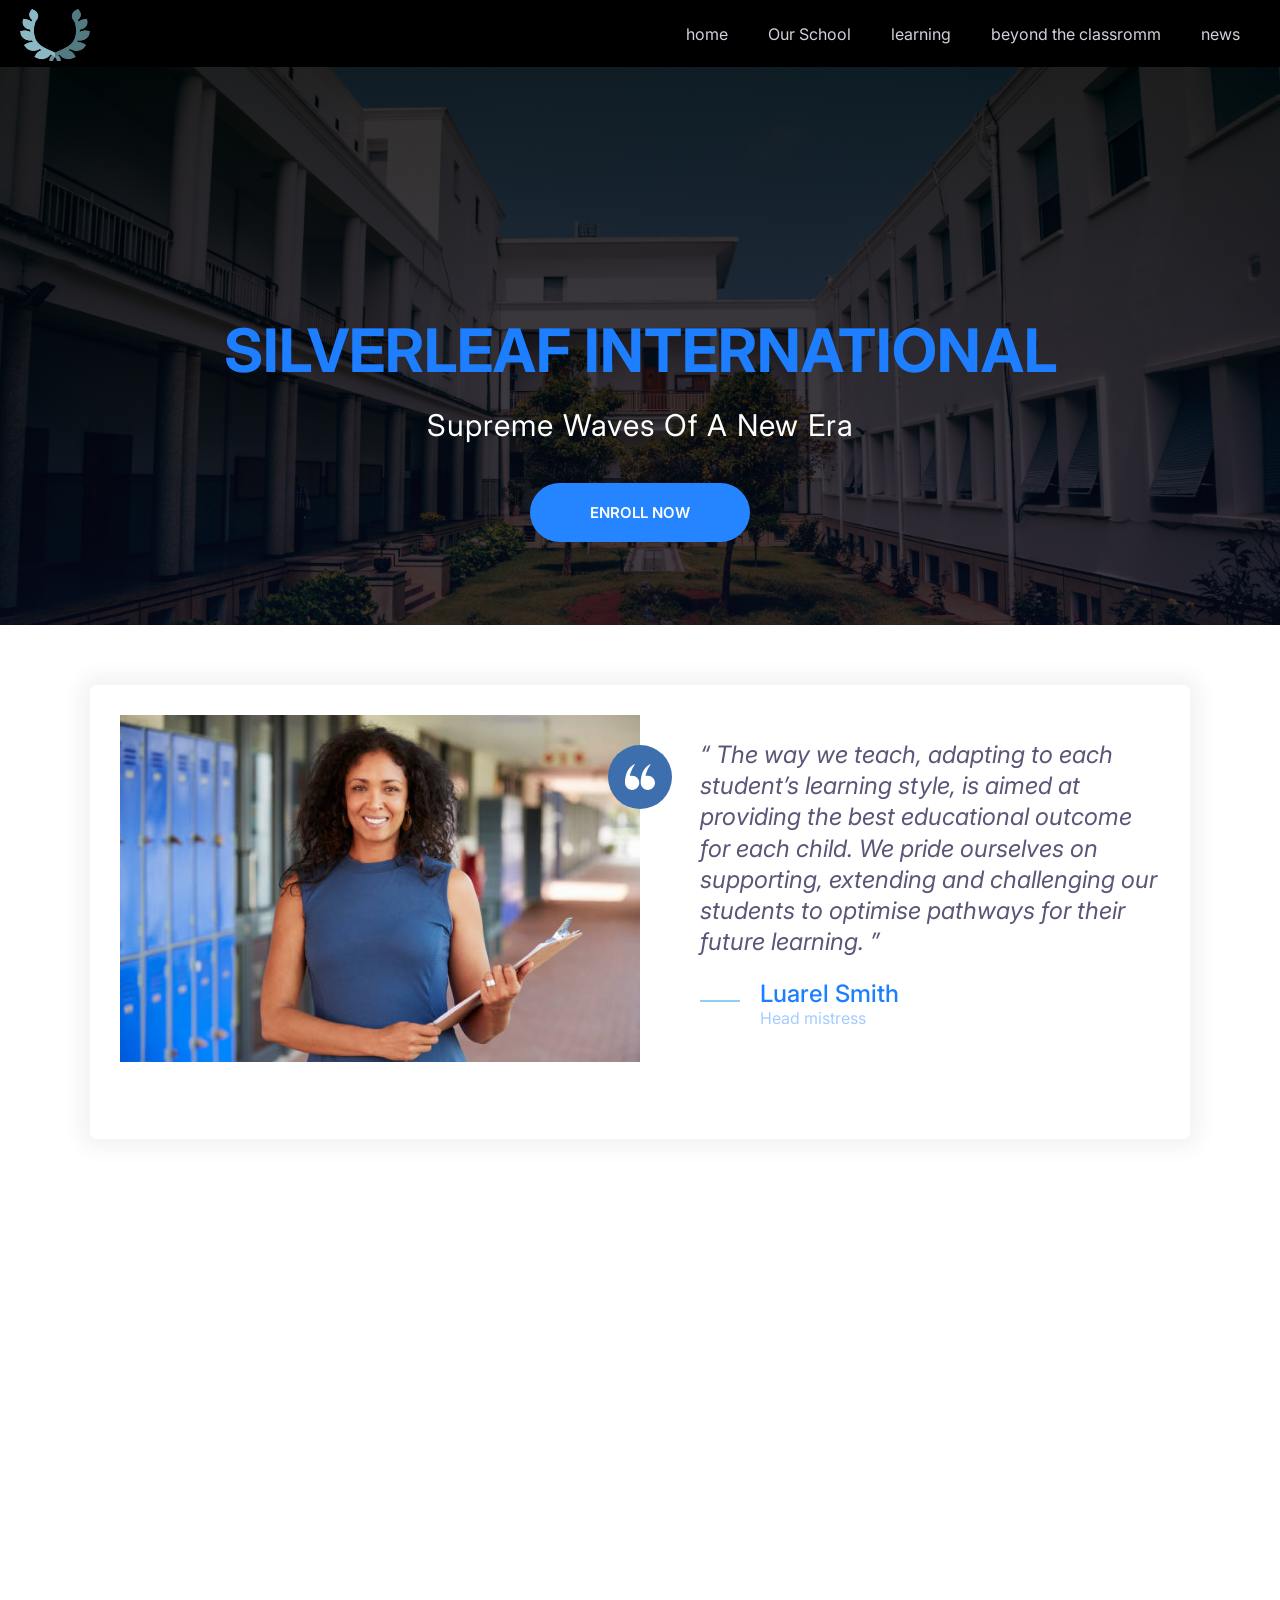
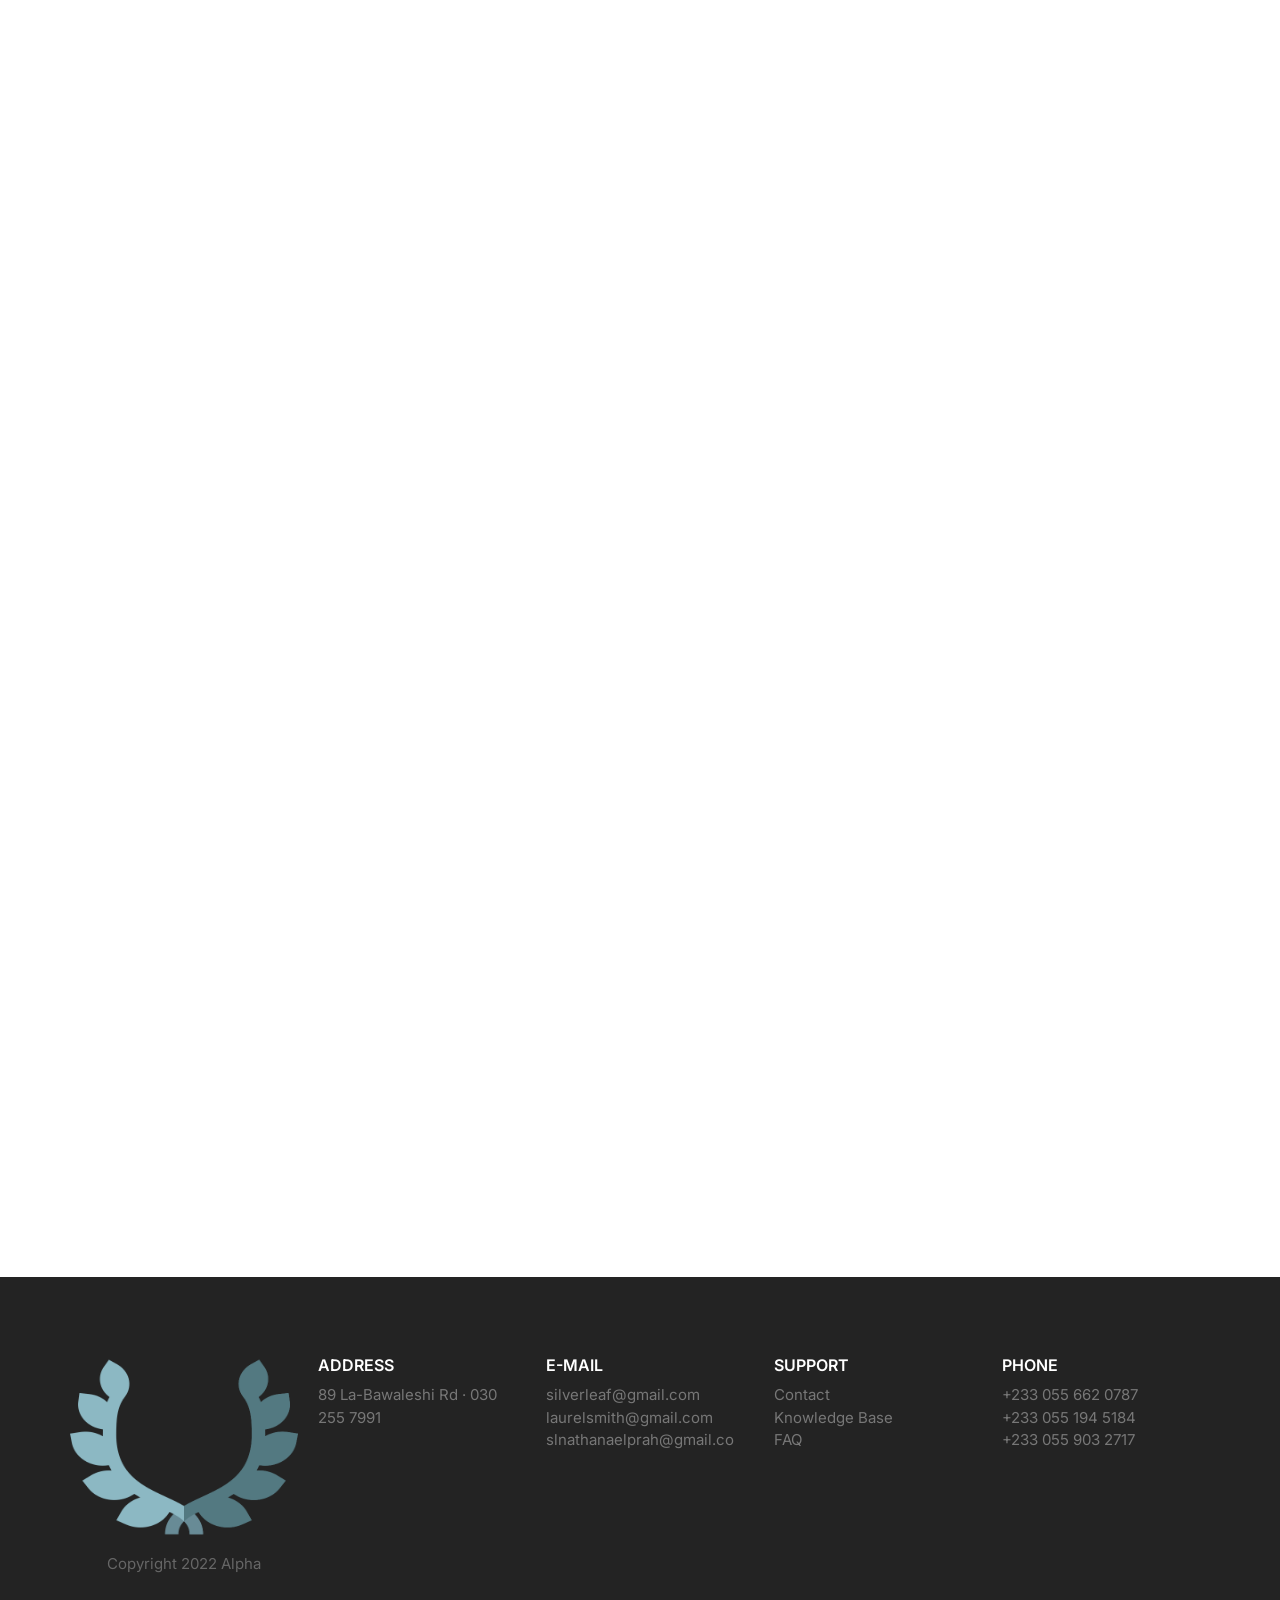
<file: index.html>
<!DOCTYPE html>
<html lang="en">
  <head>
    <meta charset="UTF-8" />
    <meta name="viewport" content="width=device-width, initial-scale=1.0" />
    <title>SILVERLEAF INTERNATIONAL</title>
    <link rel="shortcut icon" type="image/png" href="images/laurel-wreath.png">
    <link rel="preconnect" href="https://fonts.gstatic.com" />
    <link
      href="https://fonts.googleapis.com/css2?family=Inter:wght@400;600;700&display=swap"
      rel="stylesheet"
    />
    <link rel="stylesheet" href="css/normalize.css" />
    <link rel="stylesheet" href="css/styles.css" />
    <link rel="stylesheet" href="https://unpkg.com/aos@next/dist/aos.css" />
  </head>
  <body>
    <header>
      <nav class="nav collapsible">
        <a class="nav__brand" href="/"><img class="nav--img" src="images/laurel-wreath.png" alt="" /></a>
        <svg class="icon icon--white nav__toggler">
          <use xlink:href="images/sprite.svg#menu"></use>
        </svg>
        <ul class="list nav__list collapsible__content">
          <li class="nav__item"><a href="index.html">home</a></li>
          <li class="nav__item"><a href="ourSchool.html">Our School</a></li>
          <li class="nav__item"><a href="learning.html">learning</a></li>
          <li class="nav__item"><a href="beyondTheClassroom.html">beyond the classromm</a></li>
          <li class="nav__item"><a href="news.html">news</a></li>
          
        </ul>
      </nav>
    </header>
    <section class="block  hero">
      <div class="container  ">
        <header data-aos="zoom-in" class="block__header hero__content">
          <h1 class="block__heading">SILVERLEAF INTERNATIONAL</h1>
          <p class="hero__tagline">
            Supreme Waves Of A New Era
          </p>
          <a href="" class="btn btn--primary btn--stretched">ENROLL NOW</a>
        </header>
        
      </div>
    </section>
    <section data-aos="fade-up" class="block container">
      <div class="card testimonial">
          <div class="grid grid--1x2">
            <div class="testimonial__image">
              <img src="images/headmistress.jpg" alt="A happy, smiling customer" />
              <span class="icon-container icon-container--accent">
                <svg class="icon icon--white icon--small">
                  <use xlink:href="images/sprite.svg#quotes"></use>
                </svg>
              </span>
            </div>
            <blockquote class="quote">
              <p class="quote__text">
                The way we teach, adapting to each student’s learning style, 
                is aimed at providing the best educational outcome for each child.
                 We pride ourselves on supporting, extending and challenging our students 
                 to optimise pathways for their future learning. </p>
              <footer>
                <div class="media">
                  <div class="media__image">
                    <svg class="icon icon--primary quote__line">
                      <use xlink:href="images/sprite.svg#line"></use>
                    </svg>
                  </div>
                  <div class="media__body">
                    <h3 class="media__title quote__author">Luarel Smith</h3>
                    <p class="quote__organization">Head mistress</p>
                  </div>
                </div>
              </footer>
            </blockquote>
          </div>
        </div>
    </section>

    <section data-aos="zoom-in-up" class="block container">
      <header class="block__header">
        <h2>OUR PHILOSOPHY </h2>
        <p>
          Goals of a silverleaf Education 
        </p>
      </header>
      <article class="grid grid--1x2 feature">
        <div class="feature__content">
          
          <h3 class="feature__heading">Equal opportunity and every opportunity</h3>
          <p>
            Each subject and activity offered at Stuartholme is available to every child. 
            There is no gender stereotyping, particularly with relation to subject selection and co-curricula offering.
             Every child is able and encouraged to explore a career, or future in the area of her choice. </p>
          <a href="#" class="link-arrow">Learn More</a>
        </div>
        
          <img data-aos="zoom-in-left" class="feature__image" src="images/joungrad.jpg" alt="" />
        
      </article>
      <article class="grid grid--1x2 feature">
        <div class="feature__content">
          
          <h3 class="feature__heading">A deep respect for intellectual values</h3>
          <p>
            One of the most important values of silverleaf is the importance of lifelong education. 
            Intellectual values encompass more than 
            academic learning, it also includes emotional  intelligence; as well as kinesthetic, visual learning, 
            creativity, collaboration, critical thinking and communication which are all foundational to all high order thinking.

Silverleaf focuses on encouraging each student to understand that learning involves 
many experiences and hard work within and beyond the classroom.
          </p>
          <a href="#" class="link-arrow">Learn More</a>
        </div>
        
          
          <img data-aos="zoom-in-left" class="feature__image" src="images/write.jpg" alt="" />
        </picture>
      </article>
      <article class="grid grid--1x2 feature">
        <div class="feature__content">
          
          <h3 class="feature__heading">A social awareness that impels to action</h3>
          <p>
            Our ambitious social justice programs are where our actions meets our intellect. 
            Teachers and students educate one another to be critical thinkers of unjust social norms 
            and practices. Our students are challenged to develop their competencies of compassion, 
            with an innate understanding justice begins in their everyday relationships and interaction.
             Compassion requires empathy, a critical awareness and then informed action.</p>
          <a href="#" class="link-arrow">Learn More</a>
        </div>

          <img data-aos="zoom-in-left"class="feature__image" src="images/ocean.jpg" alt="" />
        
      </article>
    </section>

    
    <footer class="block block--dark footer">
      <div class="container grid footer__sections">
        <section class="collapsible collapsible--expanded footer__section">
          <header class="collapsible__header">
            <h2 class="collapsible__heading footer__heading">ADDRESS</h2>
            <svg class="icon icon--white collapsible__chevron">
                
              <use xlink:href="images/sprite.svg#chevron"></use>
            </svg>
          </header>
          <div class="collapsible__content">
            <ul class="list">
              <li><a href="#">
                  89 La-Bawaleshi Rd · 030 255 7991</a></li>
              
            </ul>
          </div>
        </section>
        <section class="collapsible footer__section">
          <header class="collapsible__header">
            <h2 class="collapsible__heading footer__heading">E-MAIL</h2>
            <svg class="icon icon--white collapsible__chevron">
              <use xlink:href="images/sprite.svg#chevron"></use>
            </svg>
          </header>
          <div class="collapsible__content">
            <ul class="list">
              <li><a href="#">silverleaf@gmail.com</a></li>
              <li><a href="#">laurelsmith@gmail.com</a></li>
              <li><a href="#">slnathanaelprah@gmail.com</a></li>
            </ul>
          </div>
        </section>
        <section class="collapsible footer__section">
          <header class="collapsible__header">
            <h2 class="collapsible__heading footer__heading">Support</h2>
            <svg class="icon icon--white collapsible__chevron">
              <use xlink:href="images/sprite.svg#chevron"></use>
            </svg>
          </header>
          <div class="collapsible__content">
            <ul class="list">
              <li><a href="#">Contact</a></li>
              <li><a href="#">Knowledge Base</a></li>
              <li><a href="#">FAQ</a></li>
            </ul>
          </div>
        </section>
        <section class="collapsible footer__section">
          <header class="collapsible__header">
            <h2 class="collapsible__heading footer__heading">PHONE</h2>
            <svg class="icon icon--white collapsible__chevron">
              <use xlink:href="images/sprite.svg#chevron"></use>
            </svg>
          </header>
          <div class="collapsible__content">
            <ul class="list">
              <li><a href="#">+233 055 662 0787</a></li>
              <li><a href="#"> +233 055 194 5184</a></li>
              <li><a href="#"> +233 055 903 2717</a></li>
              
            </ul>
          </div>
        </section>
        <section class="footer__brand">
          <img src="images/laurel-wreath.png" alt="" />
          <p class="footer__copyright">Copyright 2022 Alpha</p>
        </section>
      </div>
    </footer>

    <script src="js/main.js"></script>
    <script src="https://unpkg.com/aos@next/dist/aos.js"></script>
    <script>
      AOS.init();
    </script>
  </body>
</html>
</file>
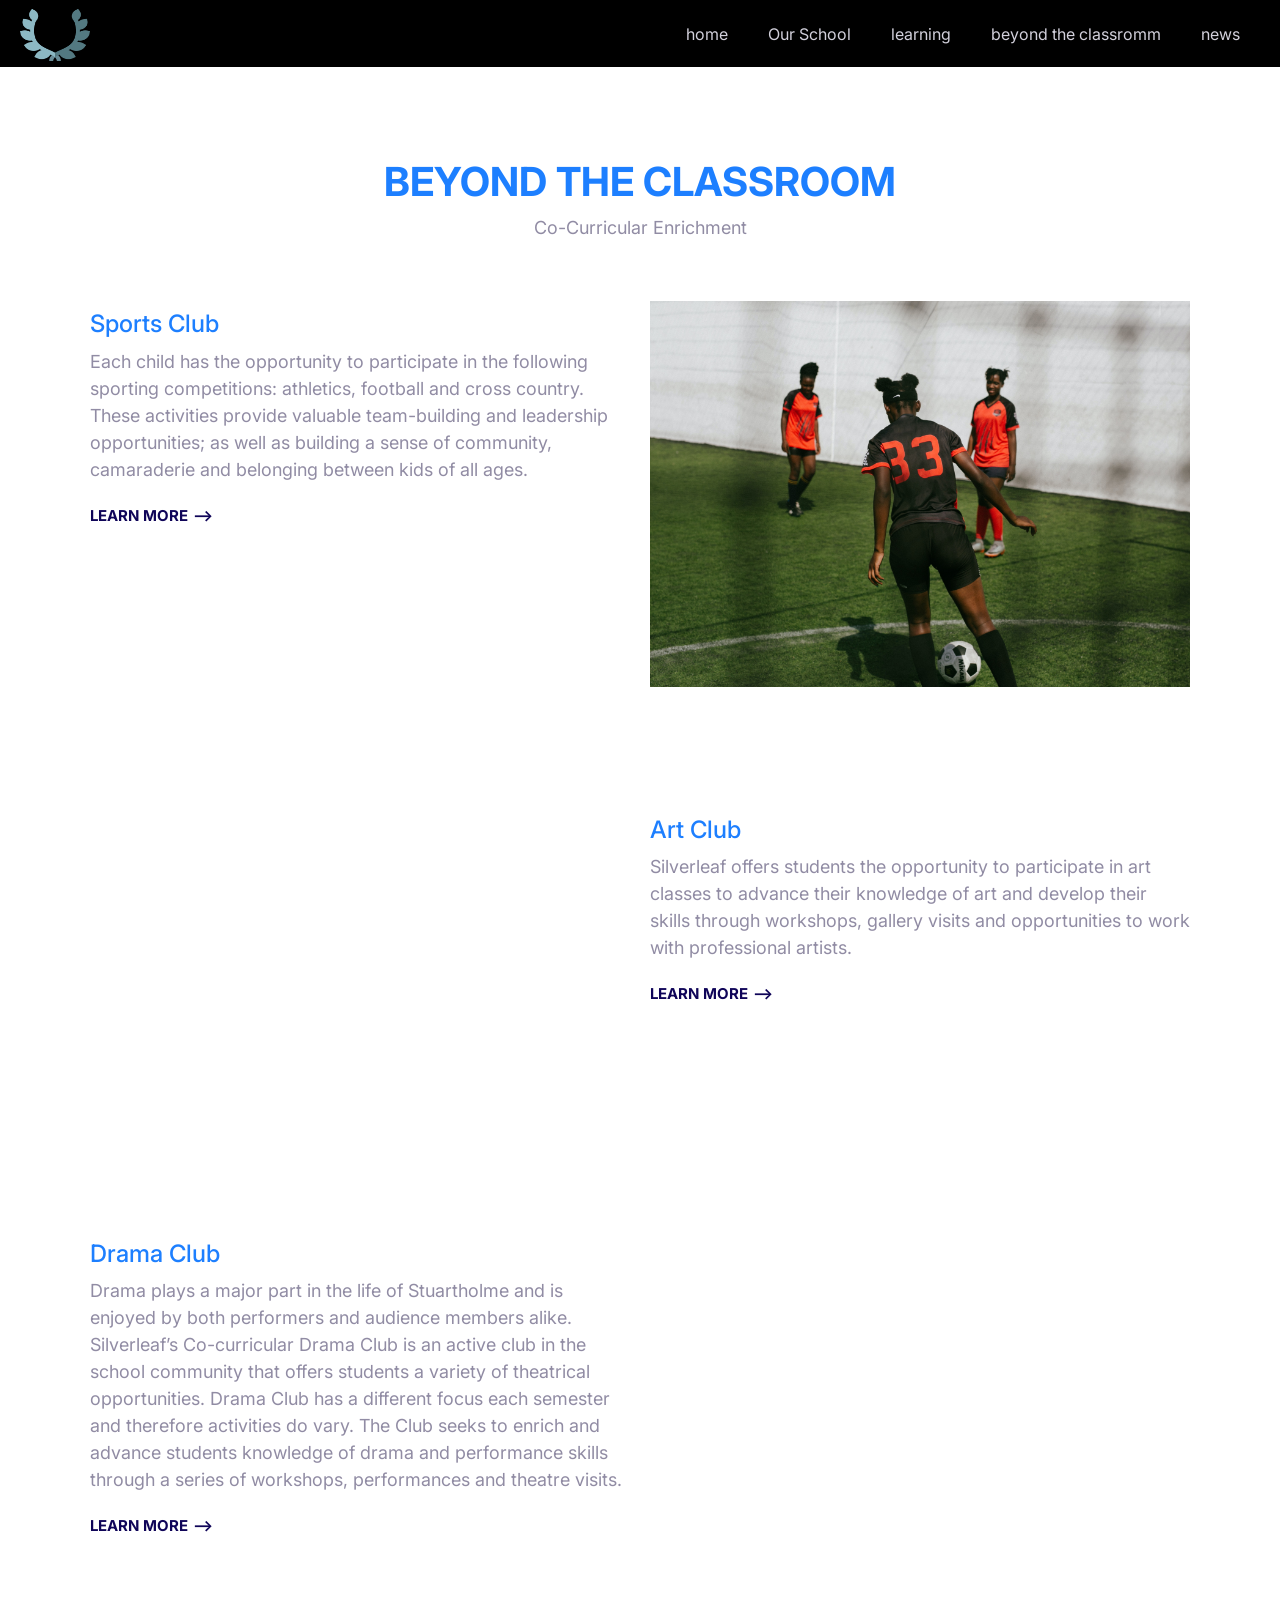
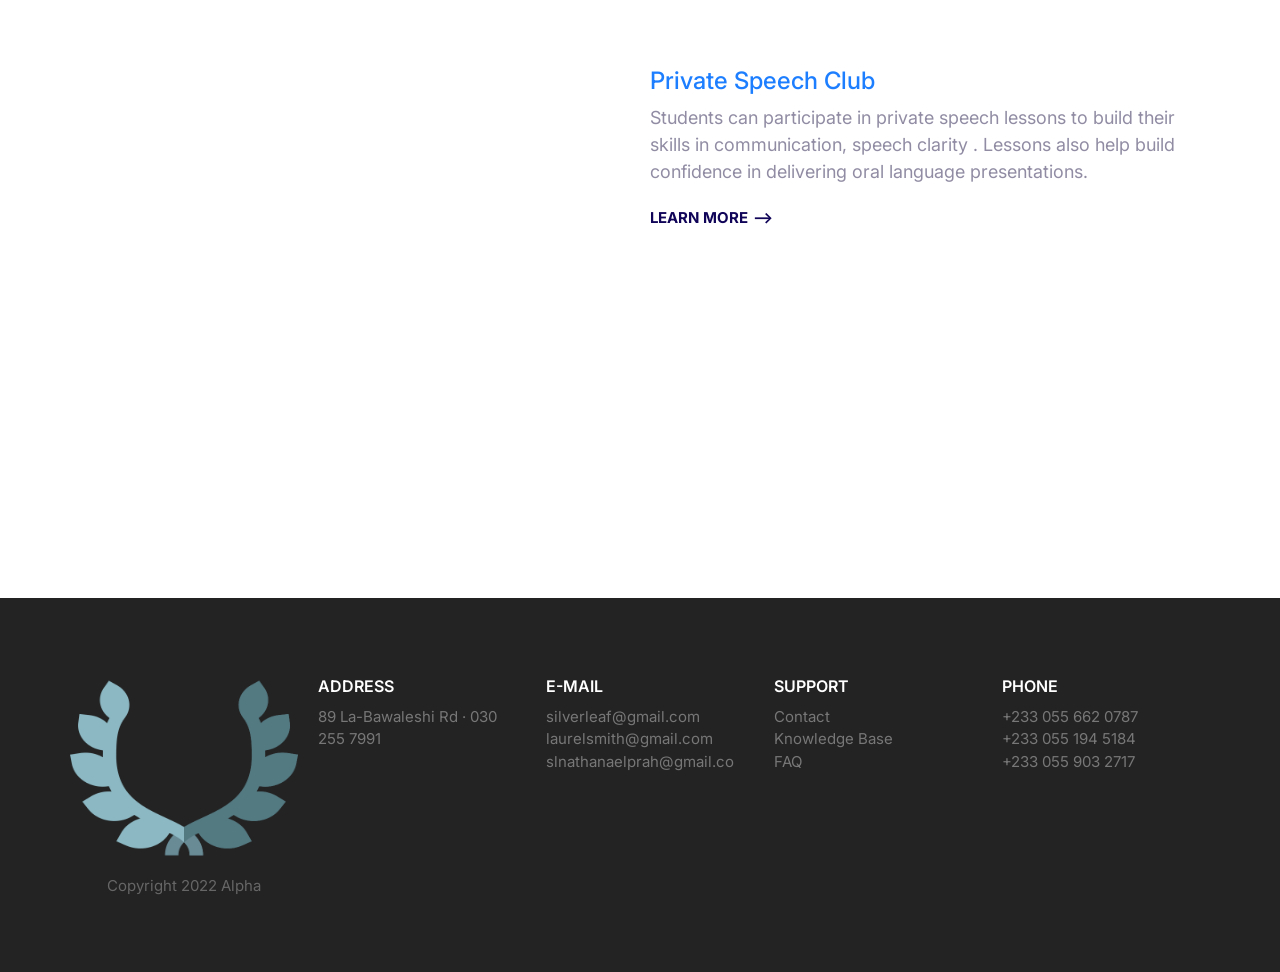
<file: beyondTheClassroom.html>
<!DOCTYPE html>
<html lang="en">
  <head>
    <meta charset="UTF-8" />
    <meta name="viewport" content="width=device-width, initial-scale=1.0" />
    <title>SILVERLEAF INTERNATIONAL</title>
    <link rel="shortcut icon" type="image/png" href="images/laurel-wreath.png">
    <link rel="preconnect" href="https://fonts.gstatic.com" />
    <link
      href="https://fonts.googleapis.com/css2?family=Inter:wght@400;600;700&display=swap"
      rel="stylesheet"
    />
    <link rel="stylesheet" href="css/normalize.css" />
    <link rel="stylesheet" href="css/styles.css" />
    <link rel="stylesheet" href="https://unpkg.com/aos@next/dist/aos.css" />
  </head>
  <body>
    <header>
      <nav class="nav collapsible">
        <a class="nav__brand" href="/"><img class="nav--img" src="images/laurel-wreath.png" alt="" /></a>
        <svg class="icon icon--white nav__toggler">
          <use xlink:href="images/sprite.svg#menu"></use>
        </svg>
        <ul class="list nav__list collapsible__content">
          <li class="nav__item"><a href="index.html">home</a></li>
          <li class="nav__item"><a href="ourSchool.html">Our School</a></li>
          <li class="nav__item"><a href="learning.html">learning</a></li>
          <li class="nav__item"><a href="beyondTheClassroom.html">beyond the classromm</a></li>
          <li class="nav__item"><a href="news.html">news</a></li>
          
        </ul>
      </nav>
    </header>

      
      <section data-aos="zoom-in-up"class="block container">
        <header class="block__header">
          <h2>BEYOND THE CLASSROOM</h2>
          <p>
            Co-Curricular Enrichment
          </p>
        </header>
        <article class="grid grid--1x2 feature">
          <div class="feature__content">
            
            </span>
            <h3 class="feature__heading">Sports Club</h3>
            <p>
               Each child has the opportunity to participate in the following 
              sporting competitions: athletics, football and cross country. These activities provide valuable team-building 
              and leadership opportunities; as well as building a sense of community,
               camaraderie and belonging between kids of all ages.
            </p>
            <a href="#" class="link-arrow">Learn More</a>
          </div>
          
            <img data-aos="zoom-in-left" class="feature__image" src="images/sportsa.jpg" alt="" />
          
        </article>
        <article class="grid grid--1x2 feature">
          <div class="feature__content">
            
            <h3 class="feature__heading">Art Club</h3>
            <p>
              Silverleaf  offers students the opportunity to participate in art classes to advance 
              their knowledge of art and develop their skills through workshops,
               gallery visits and opportunities to work with professional artists.
            </p>
            <a href="#" class="link-arrow">Learn More</a>
          </div>
          
            
            <img data-aos="zoom-in-left" class="feature__image" src="images/art.jpg" alt="" />
          </picture>
        </article>
        <article class="grid grid--1x2 feature">
          <div class="feature__content">
            
            <h3 class="feature__heading">Drama Club</h3>
            <p>
              
    Drama plays a major part in the life of Stuartholme and is enjoyed by both performers and audience members alike.
 Silverleaf’s Co-curricular Drama Club is an active club in the school 
 community that offers students a variety of theatrical opportunities.
  Drama Club has a different focus each semester and therefore activities do vary. 
  The Club seeks to enrich and advance students knowledge of drama and performance
   skills through a series of workshops, performances and theatre visits.
            </p>
            <a href="#" class="link-arrow">Learn More</a>
          </div>

            <img data-aos="zoom-in-left" class="feature__image" src="images/drama.jpg" alt="" />
          
        </article>
        <article class="grid grid--1x2 feature">
          <div class="feature__content">
            
            <h3 class="feature__heading">Private Speech Club</h3>
            <p>
              
Students can participate in private speech  lessons to build their skills in 
communication, speech clarity . Lessons also help build confidence 
in delivering oral language presentations. 
            </p>
            <a href="#" class="link-arrow">Learn More</a>
          </div>
         
            <img data-aos="zoom-in-left" class="feature__image" src="images/speech.jpg" alt="" />
          
        </article>
      </section>

      <footer class="block block--dark footer">
        <div class="container grid footer__sections">
          <section class="collapsible collapsible--expanded footer__section">
            <header class="collapsible__header">
              <h2 class="collapsible__heading footer__heading">ADDRESS</h2>
              <svg class="icon icon--white collapsible__chevron">
                  
                <use xlink:href="images/sprite.svg#chevron"></use>
              </svg>
            </header>
            <div class="collapsible__content">
              <ul class="list">
                <li><a href="#">
                    89 La-Bawaleshi Rd · 030 255 7991</a></li>
                
              </ul>
            </div>
          </section>
          <section class="collapsible footer__section">
            <header class="collapsible__header">
              <h2 class="collapsible__heading footer__heading">E-MAIL</h2>
              <svg class="icon icon--white collapsible__chevron">
                <use xlink:href="images/sprite.svg#chevron"></use>
              </svg>
            </header>
            <div class="collapsible__content">
              <ul class="list">
                <li><a href="#">silverleaf@gmail.com</a></li>
                <li><a href="#">laurelsmith@gmail.com</a></li>
                <li><a href="#">slnathanaelprah@gmail.com</a></li>
              </ul>
            </div>
          </section>
          <section class="collapsible footer__section">
            <header class="collapsible__header">
              <h2 class="collapsible__heading footer__heading">Support</h2>
              <svg class="icon icon--white collapsible__chevron">
                <use xlink:href="images/sprite.svg#chevron"></use>
              </svg>
            </header>
            <div class="collapsible__content">
              <ul class="list">
                <li><a href="#">Contact</a></li>
                <li><a href="#">Knowledge Base</a></li>
                <li><a href="#">FAQ</a></li>
              </ul>
            </div>
          </section>
          <section class="collapsible footer__section">
            <header class="collapsible__header">
              <h2 class="collapsible__heading footer__heading">PHONE</h2>
              <svg class="icon icon--white collapsible__chevron">
                <use xlink:href="images/sprite.svg#chevron"></use>
              </svg>
            </header>
            <div class="collapsible__content">
              <ul class="list">
                <li><a href="#">+233 055 662 0787</a></li>
                <li><a href="#"> +233 055 194 5184</a></li>
                <li><a href="#"> +233 055 903 2717</a></li>
                
              </ul>
            </div>
          </section>
          <section class="footer__brand">
            <img src="images/laurel-wreath.png" alt="" />
            <p class="footer__copyright">Copyright 2022 Alpha</p>
          </section>
        </div>
      </footer>
      
    
      <script src="js/main.js"></script>
      <script src="https://unpkg.com/aos@next/dist/aos.js"></script>
      <script>
        AOS.init();
      </script>
</body>
</html>
</file>
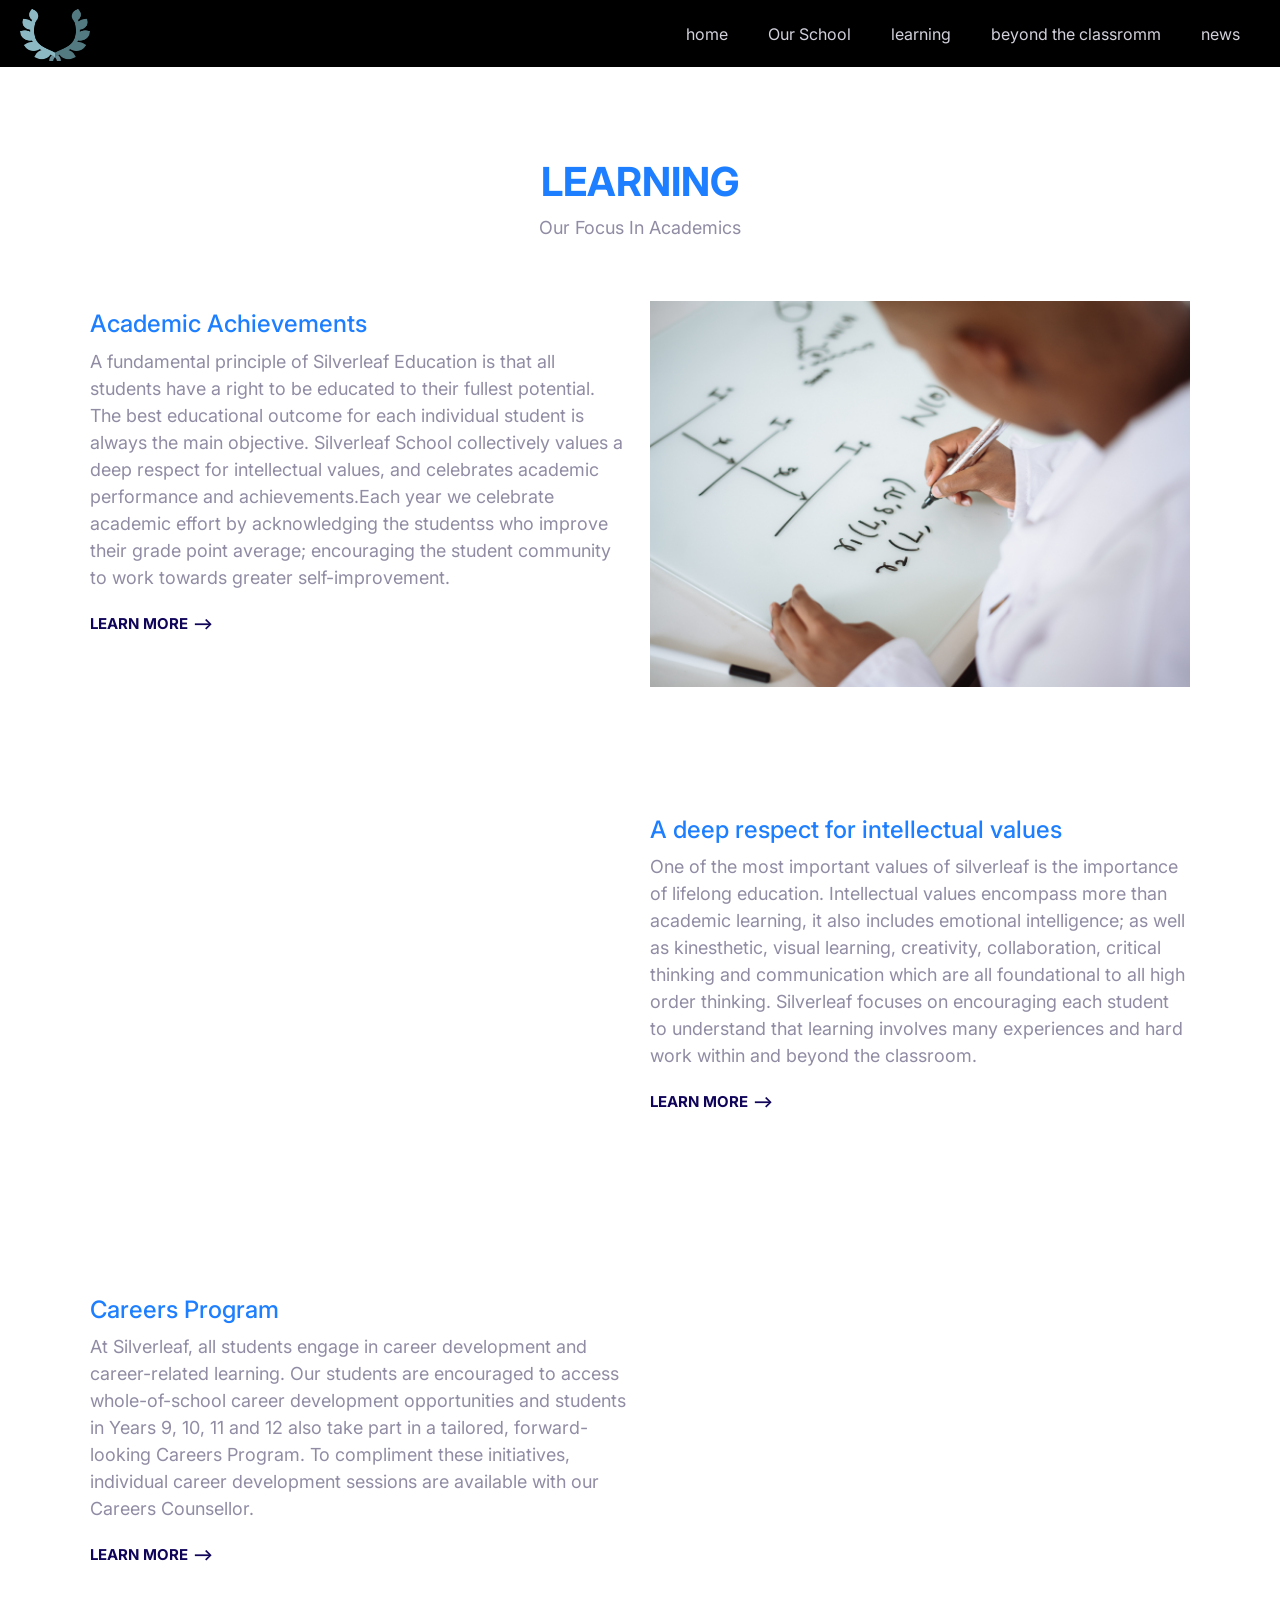
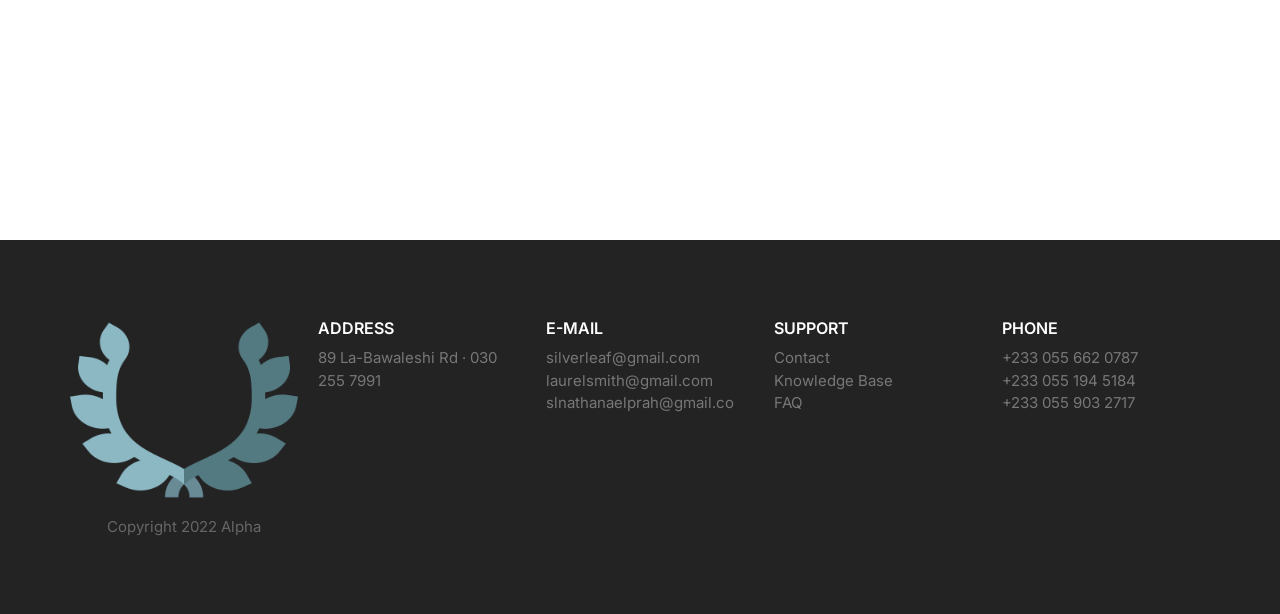
<file: learning.html>
<!DOCTYPE html>
<html lang="en">
    <head>
        <meta charset="UTF-8" />
        <meta name="viewport" content="width=device-width, initial-scale=1.0" />
        <title>SILVERLEAF INTERNATIONAL</title>
        <link rel="shortcut icon" type="image/png" href="images/laurel-wreath.png">
        <link rel="preconnect" href="https://fonts.gstatic.com" />
        <link
          href="https://fonts.googleapis.com/css2?family=Inter:wght@400;600;700&display=swap"
          rel="stylesheet"
        />
        <link rel="stylesheet" href="css/normalize.css" />
        <link rel="stylesheet" href="css/styles.css" />
        <link rel="stylesheet" href="https://unpkg.com/aos@next/dist/aos.css" />
      </head>
      <body>
        <header>
          <nav class="nav collapsible">
            <a class="nav__brand" href="/"><img class="nav--img" src="images/laurel-wreath.png" alt="" /></a>
            <svg class="icon icon--white nav__toggler">
              <use xlink:href="images/sprite.svg#menu"></use>
            </svg>
            <ul class="list nav__list collapsible__content">
              <li class="nav__item"><a href="index.html">home</a></li>
              <li class="nav__item"><a href="ourSchool.html">Our School</a></li>
              <li class="nav__item"><a href="learning.html">learning</a></li>
              <li class="nav__item"><a href="beyondTheClassroom.html">beyond the classromm</a></li>
              <li class="nav__item"><a href="news.html">news</a></li>
              
            </ul>
          </nav>
        </header>
        <section data-aos="zoom-in-up" class="block container">
            <header class="block__header">
              <h2>LEARNING</h2>
              <p>
                Our Focus In Academics 
              </p>
            </header>
            <article class="grid grid--1x2 feature">
              <div class="feature__content">
                
                <h3 class="feature__heading">Academic Achievements</h3>
                <p>
                  A fundamental principle of Silverleaf Education is that all students 
                  have a right to be educated to their fullest potential. The best educational
                   outcome for each individual student is always the main objective.
                   Silverleaf School collectively values a deep respect for intellectual
                    values, and celebrates academic performance and achievements.Each year we celebrate 
                    academic effort by acknowledging the studentss who 
           improve their grade point average; encouraging the student community to 
            work towards greater self-improvement.</p> 
                <a href="#" class="link-arrow">Learn More</a>
              </div>
              
                <img data-aos="zoom-in-left" class="feature__image" src="images/academic.jpg" alt="" />
              
            </article>
            <article class="grid grid--1x2 feature">
              <div class="feature__content">
                
                <h3 class="feature__heading">A deep respect for intellectual values</h3>
                <p>
                  One of the most important values of silverleaf is the importance of lifelong education. 
                  Intellectual values encompass more than 
                  academic learning, it also includes emotional  intelligence; as well as kinesthetic, visual learning, 
                  creativity, collaboration, critical thinking and communication which are all foundational to all high order thinking.
      
      Silverleaf focuses on encouraging each student to understand that learning involves 
      many experiences and hard work within and beyond the classroom.
                </p>
                <a href="#" class="link-arrow">Learn More</a>
              </div>
              
                
                <img data-aos="zoom-in-left" class="feature__image" src="images/solve.jpg" alt="" />
              </picture>
            </article>
            <article class="grid grid--1x2 feature">
              <div class="feature__content">
                
                <h3 class="feature__heading">Careers Program</h3>
                <p>
                  At Silverleaf, all students engage in career development and career-related learning.
                   Our students are encouraged to access whole-of-school career development 
                  opportunities and students in Years 9, 10, 11 and 12 also take part in a tailored,
                   forward-looking Careers Program. To compliment these initiatives, individual 
                   career development sessions are available with our Careers Counsellor.</p>
                <a href="#" class="link-arrow">Learn More</a>
              </div>
      
                <img data-aos="zoom-in-left"class="feature__image" src="images/babycop.jpg" alt="" />
              
            </article>
          </section>
      
          
          <footer class="block block--dark footer">
            <div class="container grid footer__sections">
              <section class="collapsible collapsible--expanded footer__section">
                <header class="collapsible__header">
                  <h2 class="collapsible__heading footer__heading">ADDRESS</h2>
                  <svg class="icon icon--white collapsible__chevron">
                      
                    <use xlink:href="images/sprite.svg#chevron"></use>
                  </svg>
                </header>
                <div class="collapsible__content">
                  <ul class="list">
                    <li><a href="#">
                        89 La-Bawaleshi Rd · 030 255 7991</a></li>
                    
                  </ul>
                </div>
              </section>
              <section class="collapsible footer__section">
                <header class="collapsible__header">
                  <h2 class="collapsible__heading footer__heading">E-MAIL</h2>
                  <svg class="icon icon--white collapsible__chevron">
                    <use xlink:href="images/sprite.svg#chevron"></use>
                  </svg>
                </header>
                <div class="collapsible__content">
                  <ul class="list">
                    <li><a href="#">silverleaf@gmail.com</a></li>
                    <li><a href="#">laurelsmith@gmail.com</a></li>
                    <li><a href="#">slnathanaelprah@gmail.com</a></li>
                  </ul>
                </div>
              </section>
              <section class="collapsible footer__section">
                <header class="collapsible__header">
                  <h2 class="collapsible__heading footer__heading">Support</h2>
                  <svg class="icon icon--white collapsible__chevron">
                    <use xlink:href="images/sprite.svg#chevron"></use>
                  </svg>
                </header>
                <div class="collapsible__content">
                  <ul class="list">
                    <li><a href="#">Contact</a></li>
                    <li><a href="#">Knowledge Base</a></li>
                    <li><a href="#">FAQ</a></li>
                  </ul>
                </div>
              </section>
              <section class="collapsible footer__section">
                <header class="collapsible__header">
                  <h2 class="collapsible__heading footer__heading">PHONE</h2>
                  <svg class="icon icon--white collapsible__chevron">
                    <use xlink:href="images/sprite.svg#chevron"></use>
                  </svg>
                </header>
                <div class="collapsible__content">
                  <ul class="list">
                    <li><a href="#">+233 055 662 0787</a></li>
                    <li><a href="#"> +233 055 194 5184</a></li>
                    <li><a href="#"> +233 055 903 2717</a></li>
                    
                  </ul>
                </div>
              </section>
              <section class="footer__brand">
                <img src="images/laurel-wreath.png" alt="" />
                <p class="footer__copyright">Copyright 2022 Alpha</p>
              </section>
            </div>
          </footer>
      
          <script src="js/main.js"></script>
          <script src="https://unpkg.com/aos@next/dist/aos.js"></script>
          <script>
            AOS.init();
          </script>
        </body>
      </html>
</file>
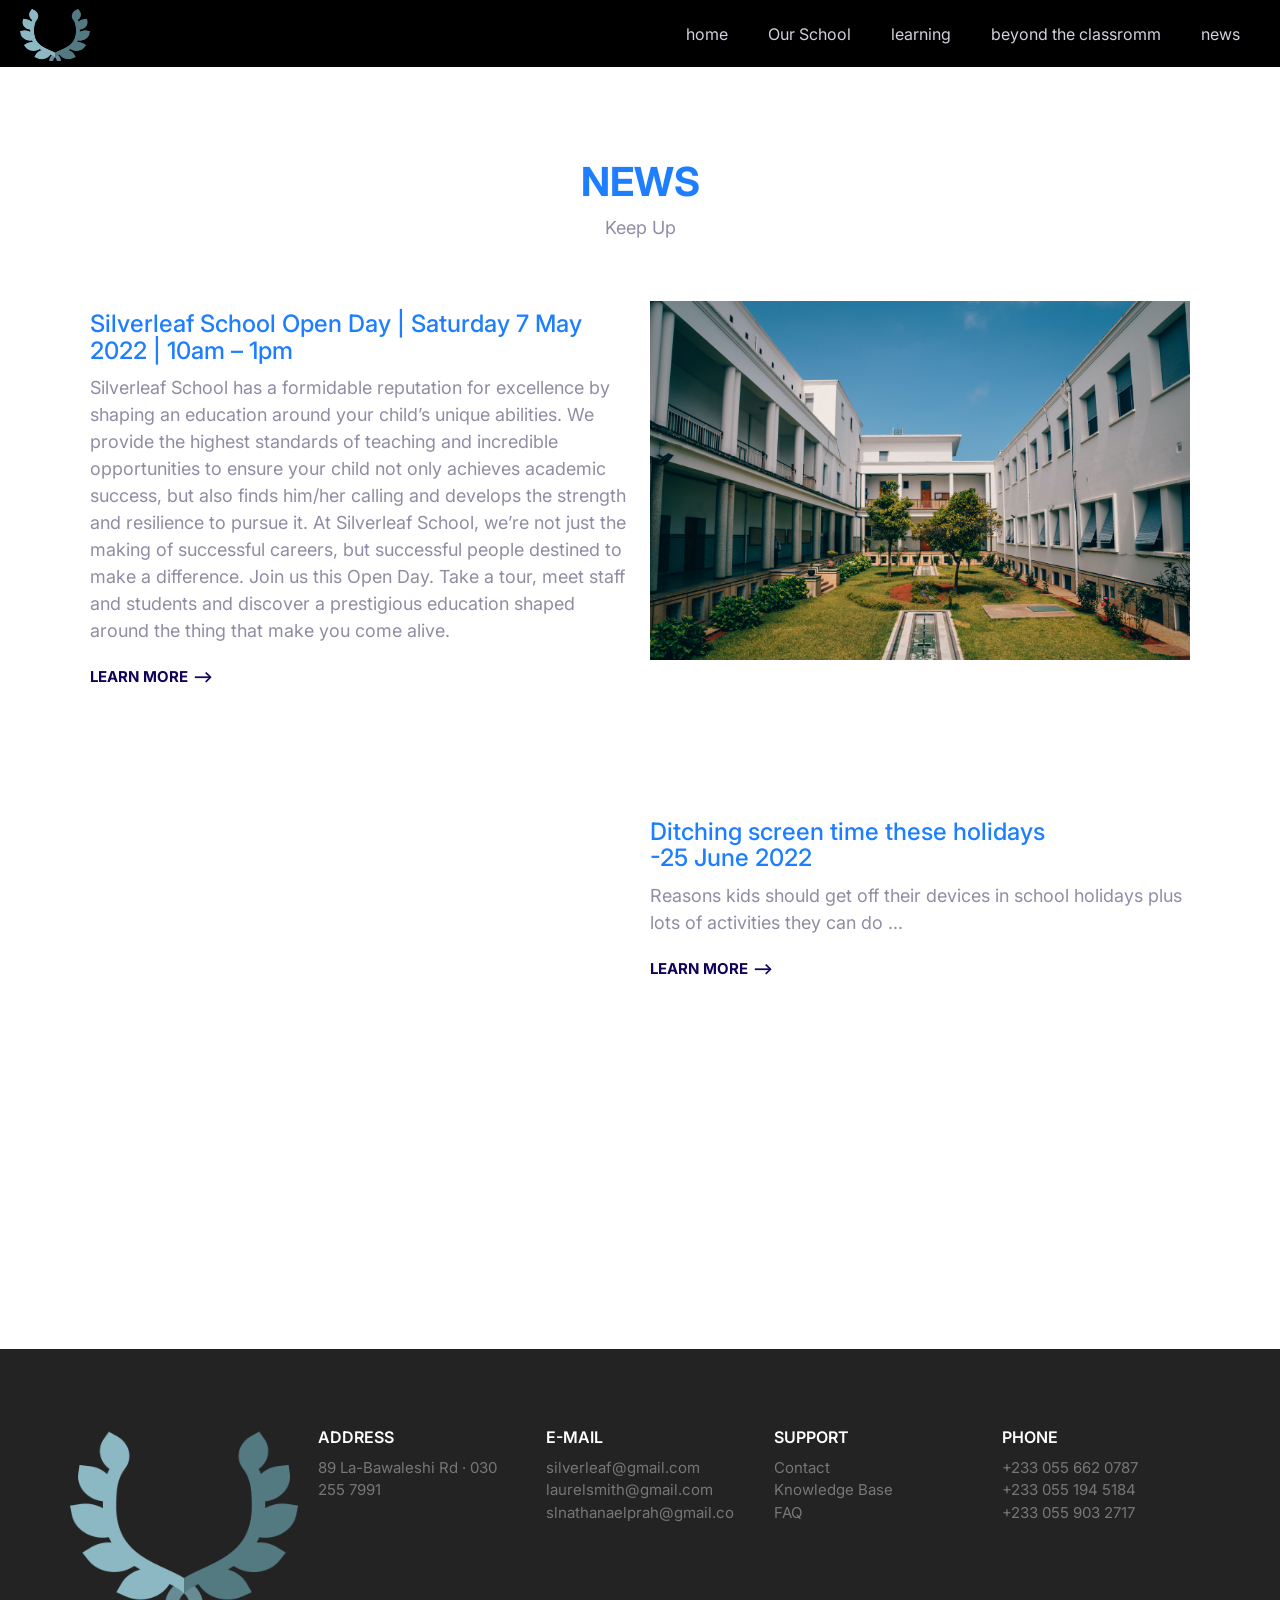
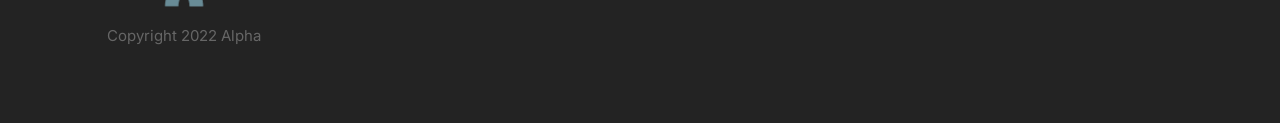
<file: news.html>
<!DOCTYPE html>
<html lang="en">
  <head>
    <meta charset="UTF-8" />
    <meta name="viewport" content="width=device-width, initial-scale=1.0" />
    <title>SILVERLEAF INTERNATIONAL</title>
    <link rel="shortcut icon" type="image/png" href="images/laurel-wreath.png">
    <link rel="preconnect" href="https://fonts.gstatic.com" />
    <link
      href="https://fonts.googleapis.com/css2?family=Inter:wght@400;600;700&display=swap"
      rel="stylesheet"
    />
    <link rel="stylesheet" href="css/normalize.css" />
    <link rel="stylesheet" href="css/styles.css" />
    <link rel="stylesheet" href="https://unpkg.com/aos@next/dist/aos.css" />
  </head>
  <body>
    <header>
      <nav class="nav collapsible">
        <a class="nav__brand" href="/"><img class="nav--img" src="images/laurel-wreath.png" alt="" /></a>
        <svg class="icon icon--white nav__toggler">
          <use xlink:href="images/sprite.svg#menu"></use>
        </svg>
        <ul class="list nav__list collapsible__content">
          <li class="nav__item"><a href="index.html">home</a></li>
          <li class="nav__item"><a href="ourSchool.html">Our School</a></li>
          <li class="nav__item"><a href="learning.html">learning</a></li>
          <li class="nav__item"><a href="beyondTheClassroom.html">beyond the classromm</a></li>
          <li class="nav__item"><a href="news.html">news</a></li>
          
        </ul>
      </nav>
    </header>

      
      <section data-aos="zoom-in-up"class="block container">
        <header class="block__header">
          <h2>NEWS</h2>
          <p>
            Keep Up
          </p>
        </header>
        <article class="grid grid--1x2 feature">
          <div class="feature__content">
            
            </span>
            <h3 class="feature__heading">Silverleaf School Open Day | Saturday 7 May 2022 | 10am – 1pm</h3>
            <p>
              Silverleaf School has a formidable reputation for excellence by shaping an education around your
               child’s unique abilities. We provide the highest standards of teaching and incredible opportunities to
                ensure your child not only achieves academic success, but also finds him/her calling and develops 
                the strength and resilience to pursue it. At Silverleaf School, we’re not just the making of
                 successful careers, but successful people destined to make a difference.

              Join us this Open Day. Take a tour, meet staff and students and discover a prestigious education 
              shaped around the thing that make you come alive.
            </p>
            <a href="#" class="link-arrow">Learn More</a>
          </div>
          
            <img data-aos="zoom-in-left" class="feature__image" src="images/building.jpg" alt="" />
          
        </article>
        <article class="grid grid--1x2 feature">
          <div class="feature__content">
            
            <h3 class="feature__heading">Ditching screen time these holidays <br>-25 June 2022</h3>
            <p>
              
                 Reasons kids should get off their devices in school 
                 holidays plus lots of activities they can do ...
            </p>
            <a href="#" class="link-arrow">Learn More</a>
          </div>
          
            
            <img data-aos="zoom-in-left" class="feature__image" src="images/screen time.jpg" alt="" />
          </picture>
        </article>
    </section>

    <footer class="block block--dark footer">
      <div class="container grid footer__sections">
        <section class="collapsible collapsible--expanded footer__section">
          <header class="collapsible__header">
            <h2 class="collapsible__heading footer__heading">ADDRESS</h2>
            <svg class="icon icon--white collapsible__chevron">
                
              <use xlink:href="images/sprite.svg#chevron"></use>
            </svg>
          </header>
          <div class="collapsible__content">
            <ul class="list">
              <li><a href="#">
                  89 La-Bawaleshi Rd · 030 255 7991</a></li>
              
            </ul>
          </div>
        </section>
        <section class="collapsible footer__section">
          <header class="collapsible__header">
            <h2 class="collapsible__heading footer__heading">E-MAIL</h2>
            <svg class="icon icon--white collapsible__chevron">
              <use xlink:href="images/sprite.svg#chevron"></use>
            </svg>
          </header>
          <div class="collapsible__content">
            <ul class="list">
              <li><a href="#">silverleaf@gmail.com</a></li>
              <li><a href="#">laurelsmith@gmail.com</a></li>
              <li><a href="#">slnathanaelprah@gmail.com</a></li>
            </ul>
          </div>
        </section>
        <section class="collapsible footer__section">
          <header class="collapsible__header">
            <h2 class="collapsible__heading footer__heading">Support</h2>
            <svg class="icon icon--white collapsible__chevron">
              <use xlink:href="images/sprite.svg#chevron"></use>
            </svg>
          </header>
          <div class="collapsible__content">
            <ul class="list">
              <li><a href="#">Contact</a></li>
              <li><a href="#">Knowledge Base</a></li>
              <li><a href="#">FAQ</a></li>
            </ul>
          </div>
        </section>
        <section class="collapsible footer__section">
          <header class="collapsible__header">
            <h2 class="collapsible__heading footer__heading">PHONE</h2>
            <svg class="icon icon--white collapsible__chevron">
              <use xlink:href="images/sprite.svg#chevron"></use>
            </svg>
          </header>
          <div class="collapsible__content">
            <ul class="list">
              <li><a href="#">+233 055 662 0787</a></li>
              <li><a href="#"> +233 055 194 5184</a></li>
              <li><a href="#"> +233 055 903 2717</a></li>
              
            </ul>
          </div>
        </section>
        <section class="footer__brand">
          <img src="images/laurel-wreath.png" alt="" />
          <p class="footer__copyright">Copyright 2022 Alpha</p>
        </section>
      </div>
    </footer>
    
  
    <script src="js/main.js"></script>
    <script src="https://unpkg.com/aos@next/dist/aos.js"></script>
    <script>
      AOS.init();
    </script>
</body>
</html>
</file>
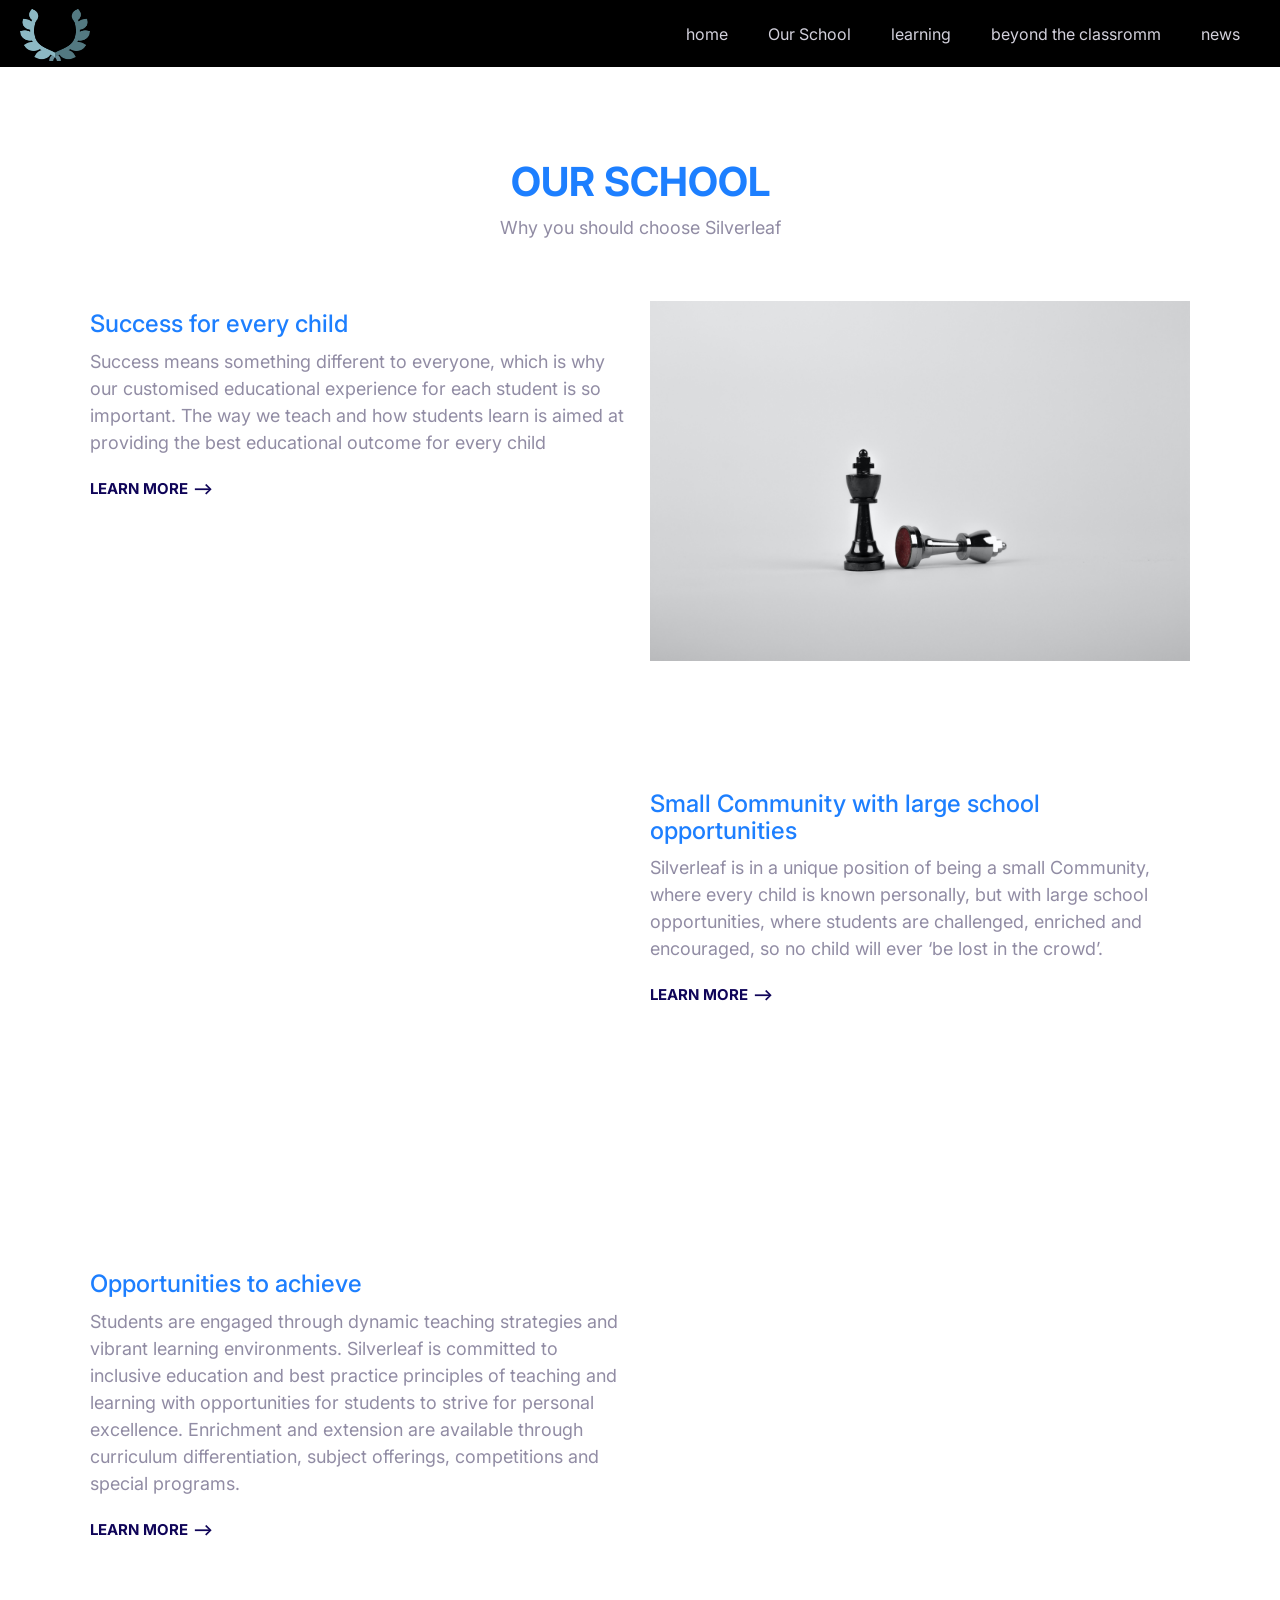
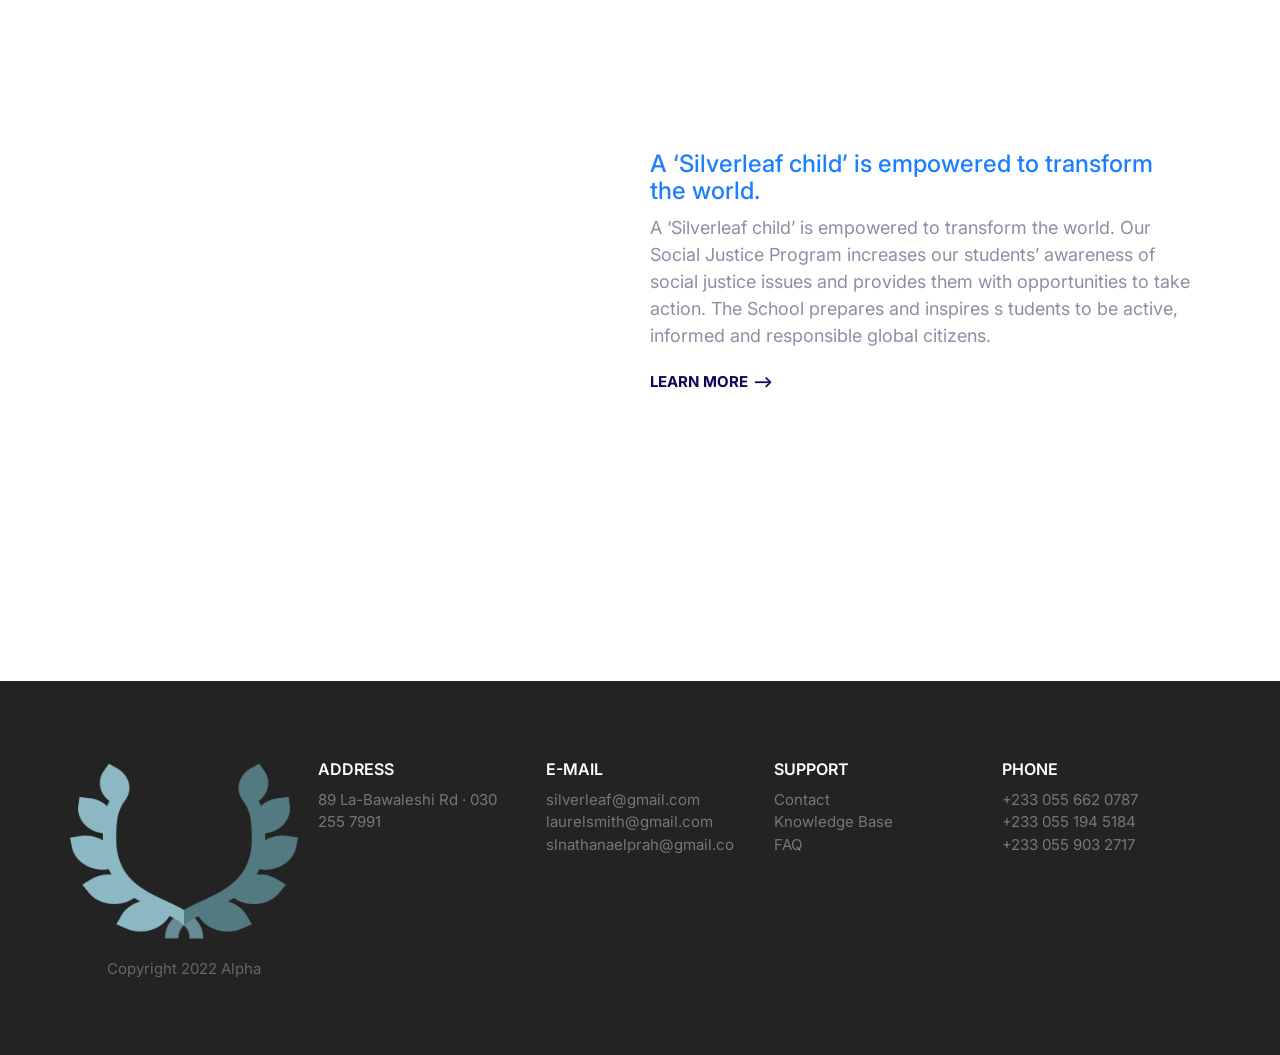
<file: ourSchool.html>
<!DOCTYPE html>
<html lang="en">
  <head>
    <meta charset="UTF-8" />
    <meta name="viewport" content="width=device-width, initial-scale=1.0" />
    <title>SILVERLEAF INTERNATIONAL</title>
    <link rel="shortcut icon" type="image/png" href="images/laurel-wreath.png">
    <link rel="preconnect" href="https://fonts.gstatic.com" />
    <link
      href="https://fonts.googleapis.com/css2?family=Inter:wght@400;600;700&display=swap"
      rel="stylesheet"
    />
    <link rel="stylesheet" href="css/normalize.css" />
    <link rel="stylesheet" href="css/styles.css" />
    <link rel="stylesheet" href="https://unpkg.com/aos@next/dist/aos.css" />
  </head>
  <body>
    <header>
      <nav class="nav collapsible">
        <a class="nav__brand" href="/"><img class="nav--img" src="images/laurel-wreath.png" alt="" /></a>
        <svg class="icon icon--white nav__toggler">
          <use xlink:href="images/sprite.svg#menu"></use>
        </svg>
        <ul class="list nav__list collapsible__content">
          <li class="nav__item"><a href="index.html">home</a></li>
          <li class="nav__item"><a href="ourSchool.html">Our School</a></li>
          <li class="nav__item"><a href="learning.html">learning</a></li>
          <li class="nav__item"><a href="beyondTheClassroom.html">beyond the classromm</a></li>
          <li class="nav__item"><a href="news.html">news</a></li>
          
        </ul>
      </nav>
    </header>

      
      
      <section  data-aos="zoom-in-up" class="block container">
        <header class="block__header">
          <h2>OUR SCHOOL</h2>
          <p>
            Why you should choose  Silverleaf
          </p>
        </header>
        <article class="grid grid--1x2 feature">
          <div class="feature__content">
            
            <h3 class="feature__heading">Success for every child</h3>
            <p>
              
Success means something different to everyone, which is why our customised educational experience for each
 student is so important. The way we teach and how students learn is aimed at providing the best educational
  outcome for every child
            </p>
            <a href="#" class="link-arrow">Learn More</a>
          </div>
          
            <img  data-aos="zoom-in-left" class="feature__image" src="images/win.jpg" alt="winning chess" />
          
        </article>
        <article class="grid grid--1x2 feature">
          <div class="feature__content">
            
            <h3 class="feature__heading"> Small Community with large school opportunities</h3>
            <p>
              
Silverleaf is in a unique position of being a small Community, where every child is known personally, but
 with large school opportunities, where students are challenged, enriched and encouraged,
  so no child will ever ‘be lost in the crowd’.
            </p>
            <a href="#" class="link-arrow">Learn More</a>
          </div>
          
            
            <img  data-aos="zoom-in-left" class="feature__image" src="images/unique.jpg" alt="" />
          </picture>
        </article>
        <article class="grid grid--1x2 feature">
          <div class="feature__content">
            
            <h3 class="feature__heading"> Opportunities to achieve</h3>
            <p>
             
Students are engaged through dynamic teaching strategies and vibrant learning environments.
 Silverleaf is committed to inclusive education and best practice principles
  of teaching and learning with opportunities for students to strive for personal excellence. 
Enrichment and extension are available through curriculum differentiation, subject offerings, 
competitions and special programs.
            </p>
            <a href="#" class="link-arrow">Learn More</a>
          </div>

            <img  data-aos="zoom-in-left" class="feature__image" src="images/opp.jpg" alt="" />
          
        </article>
        <article class="grid grid--1x2 feature">
          <div class="feature__content">
            
            <h3 class="feature__heading">A ‘Silverleaf child’ is empowered to transform the world. </h3>
            <p>
              A ‘Silverleaf child’ is empowered to transform the world. 
              Our Social Justice Program increases our students’ awareness of social justice issues and provides them
               with opportunities to take action. The School prepares and inspires s
               tudents to be active, informed and responsible global citizens.
            </p>
            <a href="#" class="link-arrow">Learn More</a>
          </div>
         
            <img  data-aos="zoom-in-left" class="feature__image" src="images/law.jpg" alt="" />
          
        </article>
      </section>

      <footer class="block block--dark footer">
        <div class="container grid footer__sections">
          <section class="collapsible collapsible--expanded footer__section">
            <header class="collapsible__header">
              <h2 class="collapsible__heading footer__heading">ADDRESS</h2>
              <svg class="icon icon--white collapsible__chevron">
                  
                <use xlink:href="images/sprite.svg#chevron"></use>
              </svg>
            </header>
            <div class="collapsible__content">
              <ul class="list">
                <li><a href="#">
                    89 La-Bawaleshi Rd · 030 255 7991</a></li>
                
              </ul>
            </div>
          </section>
          <section class="collapsible footer__section">
            <header class="collapsible__header">
              <h2 class="collapsible__heading footer__heading">E-MAIL</h2>
              <svg class="icon icon--white collapsible__chevron">
                <use xlink:href="images/sprite.svg#chevron"></use>
              </svg>
            </header>
            <div class="collapsible__content">
              <ul class="list">
                <li><a href="#">silverleaf@gmail.com</a></li>
                <li><a href="#">laurelsmith@gmail.com</a></li>
                <li><a href="#">slnathanaelprah@gmail.com</a></li>
              </ul>
            </div>
          </section>
          <section class="collapsible footer__section">
            <header class="collapsible__header">
              <h2 class="collapsible__heading footer__heading">Support</h2>
              <svg class="icon icon--white collapsible__chevron">
                <use xlink:href="images/sprite.svg#chevron"></use>
              </svg>
            </header>
            <div class="collapsible__content">
              <ul class="list">
                <li><a href="#">Contact</a></li>
                <li><a href="#">Knowledge Base</a></li>
                <li><a href="#">FAQ</a></li>
              </ul>
            </div>
          </section>
          <section class="collapsible footer__section">
            <header class="collapsible__header">
              <h2 class="collapsible__heading footer__heading">PHONE</h2>
              <svg class="icon icon--white collapsible__chevron">
                <use xlink:href="images/sprite.svg#chevron"></use>
              </svg>
            </header>
            <div class="collapsible__content">
              <ul class="list">
                <li><a href="#">+233 055 662 0787</a></li>
                <li><a href="#"> +233 055 194 5184</a></li>
                <li><a href="#"> +233 055 903 2717</a></li>
                
              </ul>
            </div>
          </section>
          <section class="footer__brand">
            <img src="images/laurel-wreath.png" alt="" />
            <p class="footer__copyright">Copyright 2022 Alpha</p>
          </section>
        </div>
      </footer>
      
    
      <script src="js/main.js"></script>
      <script src="https://unpkg.com/aos@next/dist/aos.js"></script>
      <script>
        AOS.init();
      </script>
</body>
</html>
</file>
<file: css/styles.css>
:root {
  --color-primary: #2584ff;
  --color-secondary: #00d9ff;
  --color-accent: #0f0458;
  --color-headings: #1d7fff;
  --color-body: #918ca4;
  --color-body-darker: #5c5577;
  --color-border: #ccc;
  --border-radius: 30px;
}

*,
*::after,
*::before {
  box-sizing: border-box;
}

/* Typography */
::selection {
  background: var(--color-primary);
  color: #fff;
}

html {
  /* 62.5% of 16px = 10px */
  font-size: 62.5%;
}

body {
  font-family: Inter, Arial, Helvetica, sans-serif;
  font-size: 2.4rem;
  line-height: 1.5;
  color: var(--color-body);
}

h1,
h2,
h3 {
  color: var(--color-headings);
  margin-bottom: 1rem;
  line-height: 1.1;
}

h1 {
  font-size: 5rem;
}

h2 {
  font-size: 4rem;
}

h3 {
  font-size: 3rem;
  font-weight: 500;
}

p {
  margin-top: 0;
}

@media screen and (min-width: 1024px) {
  body {
    font-size: 1.8rem;
  }

  h1 {
    font-size: 6rem;
  }

  h2 {
    font-size: 4rem;
  }

  h3 {
    font-size: 2.4rem;
  }
}

/* Links */
a {
  text-decoration: none;
}

.link-arrow {
  color: var(--color-accent);
  text-transform: uppercase;
  font-size: 2rem;
  font-weight: bold;
}

.link-arrow::after {
  content: "-->";
  margin-left: 5px;
  transition: margin 0.15s;
}

.link-arrow:hover::after {
  margin-left: 10px;
}

@media screen and (min-width: 1024px) {
  .link-arrow {
    font-size: 1.5rem;
  }
}
/* Badges */

.badge {
  border-radius: 20px;
  font-size: 2rem;
  font-weight: 600;
  padding: 0.5rem 2rem;
  white-space: nowrap;
}

.badge--primary {
  background: var(--color-primary);
  color: #fff;
}

.badge--secondary {
  background: var(--color-secondary);
  color: #fff;
}

.badge--small {
  font-size: 1.6rem;
  padding: 0.5rem 1.5rem;
}

@media screen and (min-width: 1024px) {
  .badge {
    font-size: 1.5rem;
  }

  .badge--small {
    font-size: 1.2rem;
  }
}
/* Lists */
.list {
  list-style: none;
  padding-left: 0;
}

.list--inline .list__item {
  display: inline-block;
  margin-right: 2rem;
}

.list--tick {
  list-style-image: url(../images/tick.svg);
  padding-left: 3rem;
  color: var(--color-headings);
}

.list--tick .list__item {
  padding-left: 0.5rem;
  margin-bottom: 1rem;
}

@media screen and (min-width: 1024px) {
  .list--tick .list__item {
    padding-left: 0;
  }
}
/* Icons */
.icon {
  width: 40px;
  height: 40px;
}

.icon--small {
  width: 30px;
  height: 30px;
}

.icon--primary {
  fill: var(--color-primary);
}

.icon--white {
  fill: #fff;
}

.icon-container {
  background: #f3f9fa;
  width: 64px;
  height: 64px;
  border-radius: 100%;
  display: inline-flex;
  justify-content: center;
  align-items: center;
}

.icon-container--accent {
  background: #3d6faf;
}

/* Buttons */
.btn {
  border-radius: 40px;
  border: 0;
  cursor: pointer;
  font-size: 1.8rem;
  font-weight: 600;
  margin: 1rem 0;
  outline: 0;
  padding: 2rem 3rem;
  text-align: center;
  text-transform: uppercase;
  white-space: nowrap;
}

.btn .icon {
  width: 2rem;
  height: 2rem;
  margin-right: 1rem;
  vertical-align: middle;
}

.btn--primary {
  background: var(--color-primary);
  color: #fff;
}

.btn--primary:hover {
  background: #3a8ffd;
}

.btn--secondary {
  background: var(--color-secondary);
  color: #fff;
}

.btn--secondary:hover {
  background: #05cdf0;
}

.btn--accent {
  background: var(--color-accent);
  color: #fff;
}

.btn--accent:hover {
  background: #ec3000;
}

.btn--outline {
  background: #fff;
  color: var(--color-headings);
  border: 2px solid var(--color-headings);
}

.btn--outline:hover {
  background: var(--color-headings);
  color: #fff;
}

.btn--stretched {
  padding-left: 6rem;
  padding-right: 6rem;
}

.btn--block {
  width: 100%;
  display: inline-block;
}

@media screen and (min-width: 1024px) {
  .btn {
    font-size: 1.5rem;
  }
}

/* Inputs */
.input {
  border-radius: var(--border-radius);
  border: 1px solid var(--color-border);
  color: var(--color-headings);
  font-size: 2rem;
  outline: 0;
  padding: 1.5rem 3.5rem;
}

::placeholder {
  color: #cdcbd7;
}

.input-group {
  border: 1px solid var(--color-border);
  border-radius: var(--border-radius);
  display: flex;
}

.input-group .input {
  border: 0;
  flex-grow: 1;
  padding: 1.5rem 2rem;
}

.input-group .btn {
  margin: 4px;
}

@media screen and (min-width: 1024px) {
  .input {
    font-size: 1.5rem;
  }
}
/* Cards */
.card {
  border-radius: 7px;
  box-shadow: 0 0 20px 10px #f3f3f3;
  overflow: hidden;
}

.card__header,
.card__body {
  padding: 2rem 3rem;
}

.card--primary .card__header {
  background: var(--color-primary);
  color: #fff;
}

.card--secondary .card__header {
  background: var(--color-secondary);
  color: #fff;
}

.card--primary .badge--primary {
  background: #126de4;
}

.card--secondary .badge--secondary {
  background: #02cdf1;
}

/* Plans */
.plan {
  transition: transform 0.2s ease-out;
}

.plan__name {
  color: #fff;
  margin: 0;
  font-weight: 500;
  font-size: 2.4rem;
}

.plan__price {
  font-size: 6rem;
}

.plan__billing-cycle {
  font-size: 2.4rem;
  font-weight: 300;
  opacity: 0.8;
  margin-right: 1rem;
}

.plan__description {
  font-size: 2rem;
  font-weight: 300;
  letter-spacing: 1px;
  display: block;
}

.plan .list__item {
  margin-bottom: 2rem;
}

.plan--popular {
  transform: scale(1.1);
}

.plan--popular .card__header {
  position: relative;
}

.plan--popular .card__header::before {
  content: url(../images/popular.svg);
  width: 40px;
  display: inline-block;
  position: absolute;
  top: -6px;
  right: 5%;
}

.plan:hover {
  transform: scale(1.05);
}

.plan--popular:hover {
  transform: scale(1.15);
}

@media screen and (min-width: 1024px) {
  .plan__name {
    font-size: 1.4rem;
  }

  .plan__price {
    font-size: 5rem;
  }

  .plan__billing-cycle {
    font-size: 1.6rem;
  }

  .plan__description {
    font-size: 1.7rem;
  }
}

/* Media */
.media {
  display: flex;
  margin-bottom: 4rem;
}

.media__title {
  margin-top: 0;
}

.media__body {
  margin: 0 2rem;
}

.media__image {
  margin-top: 1rem;
}
/* Quotes */
.quote {
  font-size: 3rem;
  font-style: italic;
  color: var(--color-body-darker);
  line-height: 1.3;
}

.quote__text::before {
  content: open-quote;
}

.quote__text::after {
  content: close-quote;
}

.quote__author {
  font-size: 3rem;
  font-weight: 500;
  font-style: normal;
  margin-bottom: 0;
}

.quote__organization {
  color: var(--color-headings);
  opacity: 0.4;
  font-size: 2rem;
  font-style: normal;
}

.quote__line {
  position: relative;
  bottom: 10px;
}

@media screen and (min-width: 1024px) {
  .quote {
    font-size: 2rem;
  }

  .quote__author {
    font-size: 2.4rem;
  }

  .quote__organization {
    font-size: 1.6rem;
  }
}

/* Grids */
.grid {
  display: grid;
}

@media screen and (min-width: 768px) {
  .grid--1x2 {
    grid-template-columns: repeat(2, 1fr);
  }
}

@media screen and (min-width: 1024px) {
  .grid--1x3 {
    grid-template-columns: repeat(3, 1fr);
  }
}

/* Testimonials */
.testimonial {
  padding: 3rem;
}

.testimonial__image {
  position: relative;
  margin: 0 3rem;
}

.testimonial__image > img {
  width: 100%;
  
  max-height: 530px;
}

.testimonial__image > .icon-container {
  position: absolute;
  top: 3rem;
  right: -32px;
}

@media screen and (min-width: 768px) {
  .testimonial__image {
    margin: 0;
  }

  .testimonial .quote,
  .testimonial .quote__author {
    font-size: 2.4rem;
  }

  .testimonial .quote {
    margin-left: 6rem;
    margin-right: 0;
  }
}

/* Callouts */
.callout {
  padding: 4rem;
  border-radius: 5px;
}


/* Collapsibles */
.collapsible__header {
  display: flex;
  justify-content: space-between;
}

.collapsible__heading {
  margin-top: 0;
  font-size: 3rem;
}

.collapsible__chevron {
  transform: rotate(-90deg);
  transition: transform 0.3s;
}

.collapsible__content {
  max-height: 0;
  overflow: hidden;
  opacity: 0;
  transition: all 0.3s;
}

.collapsible--expanded .collapsible__chevron {
  transform: rotate(0);
}

.collapsible--expanded .collapsible__content {
  max-height: 100vh;
  opacity: 1;
}
/* Blocks */
.block {
  --padding-vertical: 6rem;
  padding: var(--padding-vertical) 2rem;
}

.block__header {
  text-align: center;
  margin-bottom: 4rem;
}

.block__heading {
  margin-top: 0;
}

.block--dark {
  background: #000;
  color: #7b858b;
}

.block--dark h1,
.block--dark h2,
.block--dark h3 {
  color: #fff;
}



.container {
  max-width: 1140px;
  margin: 0 auto;
}

/* Navigation Bar */
.nav {
  background: #000;
  display: flex;
  justify-content: space-between;
  flex-wrap: wrap;
  padding: 0 2rem;
  align-items: center;
}

.nav__list {
  width: 100%;
  margin: 0;
}

.nav__item {
  padding: 0.5rem 2rem;
  border-bottom: 1px solid #222;
}

.nav__item > a {
  color: #d2d0db;
  transition: color 0.3s;
}

.nav__item > a:hover {
  color: #fff;
}

.nav__toggler {
  opacity: 0.5;
  transition: box-shadow 0.15s;
  cursor: pointer;
}

.nav.collapsible--expanded .nav__toggler {
  opacity: 1;
  box-shadow: 0 0 0 3px #666;
  border-radius: 5px;
}

.nav__brand {
  transform: translateY(5px);
  
}

.nav--img{
  width: 70px;
  height:60px ;

}
@media screen and (min-width: 768px) {
  .nav__toggler {
    display: none;
  }

  .nav__list {
    width: auto;
    display: flex;
    font-size: 1.6rem;
    max-height: 100%;
    opacity: 1;
  }

  .nav__item {
    border: 0;
  }
}

/* Hero */
.hero {
  
  width: 100%;
  min-height: 60vh;
  background-image: linear-gradient(rgba(0, 0, 0, 0.801), 
  rgba(6, 5, 23, 0.725)), url(../images/building.jpg);
  background-position: center;
  background-size: cover;
  position: relative;
  
}

.hero__tagline {
  font-size: 3rem;
  color: white;
  letter-spacing: 1px;
  margin: 2rem 0 5rem;
}




@media screen and (min-width: 768px) {
  .hero {
    padding-top: 0;
    
  }

  .hero__content {
   padding-top:250px;
    
    text-align: center;
    align-self: center;
  }
}

/* about black */
.block--about{
  height: 60vh;
  width: 100%;
  background-image: linear-gradient(rgba(5, 5, 5, 0.1), rgba(0, 0, 0, 0.1)), url(../images/cute.jpg);
  background-position: center;
  background-size: cover;
  text-align: center;
  color: #fff;
  margin-bottom: 4px;

}
.block--beyondTheClassroom{
  height: 60vh;
  width: 100%;
  background-image: linear-gradient(rgba(4, 9, 30, 0.1), rgba(7, 23, 84, 0.1)), url(../images/upart.jpg);
  background-position: center;
  background-size: cover;
  text-align: center;
  color: #fff;
  margin-bottom: 4px;

  
}


/* Features */
.feature {
  gap: 4rem 2rem;
  margin: 12rem 0;
}

.feature:first-of-type {
  margin-top: 6rem;
}

.feature__heading {
  margin: 1rem 0;
}

.feature__image {
  width: 100%;
  max-height:max-content;
}

@media screen and (min-width: 768px) {
  .feature:nth-of-type(even) .feature__content {
    order: 2;
  }
}


/* Footer */
.footer {
  background: #232323;
}

.footer a {
  color: #777;
  transition: color 0.3s;
}

.footer a:hover {
  color: #fff;
}

.footer__section {
  padding: 2rem;
  border-bottom: 1px solid #393939;
}

.footer__section .list {
  margin: 0;
}

.footer__heading {
  text-transform: uppercase;
  font-weight: 600;
}

.footer__brand {
  margin-top: 5rem;
  text-align: center;
}

.footer__brand img {
  /* TODO: Consider refactoring this and applying it to 
  all images. */
  width: 100%;
  max-width: 230px;
  height:200px;
}

.footer__copyright {
  font-size: 2.1rem;
  color: #fff;
  opacity: 0.3;
}
.nav--img{
  width: 70px;
  height:60px ;

}

@media screen and (min-width: 768px) {
  .footer {
    font-size: 1.5rem;
  }
  .footer__sections {
    grid-template-columns: repeat(auto-fit, minmax(10rem, 1fr));
  }

  .footer .collapsible__chevron {
    display: none;
  }

  .footer .collapsible__content {
    opacity: 1;
    max-height: 100%;
  }

  .footer__brand {
    order: -1;
    margin-top: 1rem;
  }

  .footer__copyright {
    font-size: 1.5rem;
  }

  .footer__section {
    border: 0;
  }

  .footer__heading {
    font-size: 1.6rem;
  }
}
</file>
